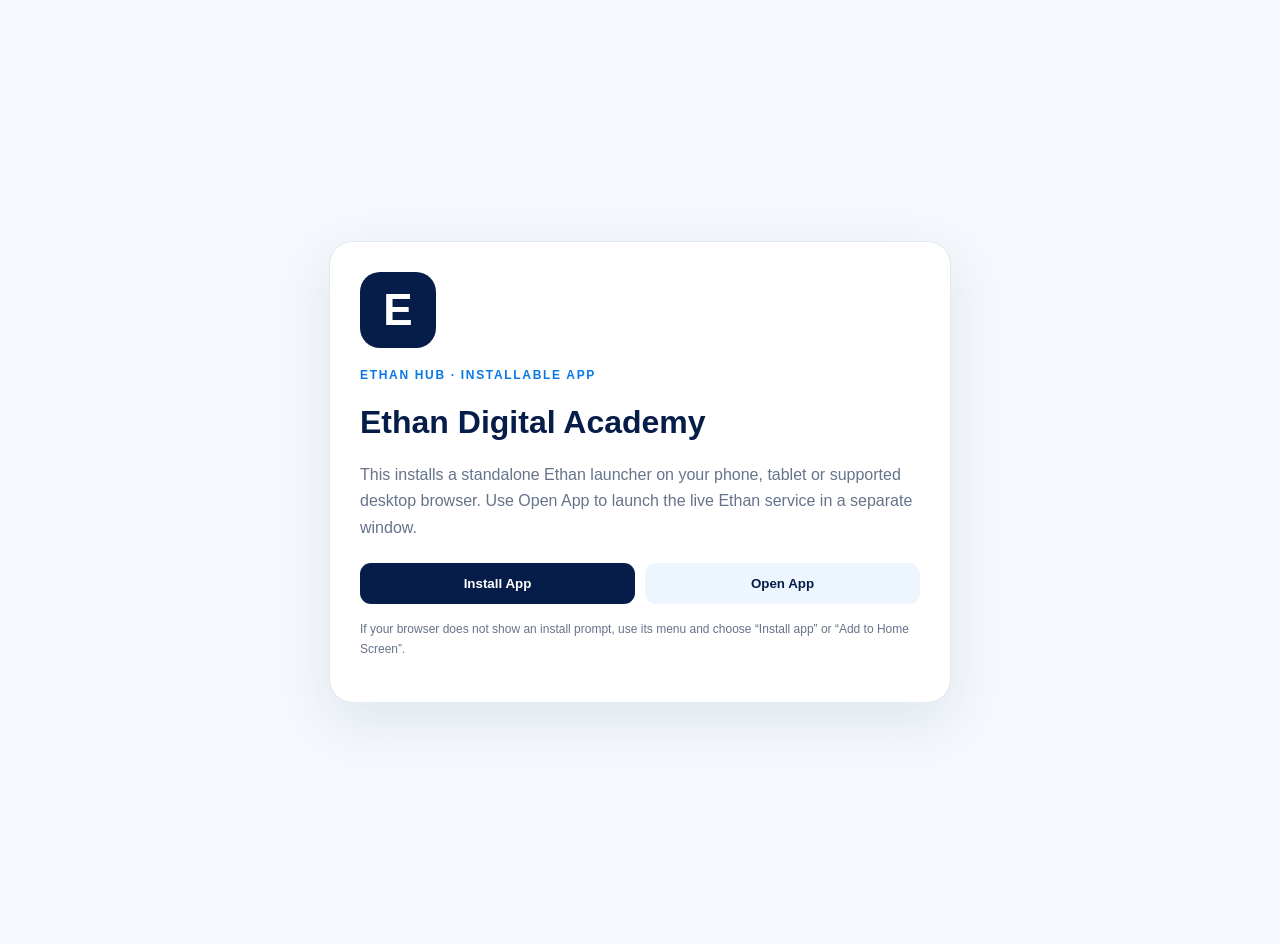
<file: pwa/index.html>
<!doctype html><html><head><meta charset="utf-8"><meta name="viewport" content="width=device-width,initial-scale=1"><meta name="theme-color" content="#071d49"><title>Ethan App Installer</title><link id="manifestLink" rel="manifest"><link rel="apple-touch-icon" href="/pwa/icon-192.png"><style>body{margin:0;font-family:Arial,sans-serif;background:#f5f8fc;color:#12213b;min-height:100vh;display:grid;place-items:center;padding:22px}.card{max-width:560px;width:100%;background:#fff;border:1px solid #e3e9f2;border-radius:24px;padding:30px;box-shadow:0 18px 55px #173b6818}.logo{width:76px;height:76px;border-radius:20px;background:#071d49;color:#fff;display:grid;place-items:center;font-size:44px;font-weight:900}.eyebrow{font-size:12px;font-weight:900;letter-spacing:.14em;color:#0878e8;margin-top:20px}h1{color:#071d49}p{line-height:1.65;color:#66738a}.actions{display:grid;grid-template-columns:1fr 1fr;gap:10px;margin-top:22px}button{border:0;border-radius:11px;padding:13px;font-weight:800;cursor:pointer}.install{background:#071d49;color:#fff}.open{background:#edf5ff;color:#071d49}.hint{font-size:12px;margin-top:16px}@media(max-width:520px){.actions{grid-template-columns:1fr}}</style></head><body><main class="card"><div class="logo">E</div><div class="eyebrow">ETHAN HUB · INSTALLABLE APP</div><h1 id="name">Ethan App</h1><p>This installs a standalone Ethan launcher on your phone, tablet or supported desktop browser. Use Open App to launch the live Ethan service in a separate window.</p><div class="actions"><button class="install" id="install">Install App</button><button class="open" id="open">Open App</button></div><p class="hint" id="hint">If your browser does not show an install prompt, use its menu and choose “Install app” or “Add to Home Screen”.</p></main><script src="/pwa/apps.js"></script><script>const q=new URLSearchParams(location.search),slug=q.get('app'),app=window.ETHAN_PWA_APPS[slug]||Object.values(window.ETHAN_PWA_APPS)[0];document.title=app.name+' | Install';document.getElementById('name').textContent=app.name;document.getElementById('manifestLink').href='/pwa/manifests/'+slug+'.webmanifest';let deferred=null;window.addEventListener('beforeinstallprompt',e=>{e.preventDefault();deferred=e;document.getElementById('hint').textContent='This app is ready to install.'});document.getElementById('install').onclick=async()=>{if(deferred){deferred.prompt();await deferred.userChoice;deferred=null}else{document.getElementById('hint').textContent='Open your browser menu and choose “Install app” or “Add to Home Screen”.'}};document.getElementById('open').onclick=()=>{const u=app.url.startsWith('/')?new URL(app.url,location.origin).href:app.url;window.open(u,'_blank','noopener,noreferrer')};if('serviceWorker'in navigator)navigator.serviceWorker.register('/pwa/sw.js').catch(console.error);</script></body></html>
</file>
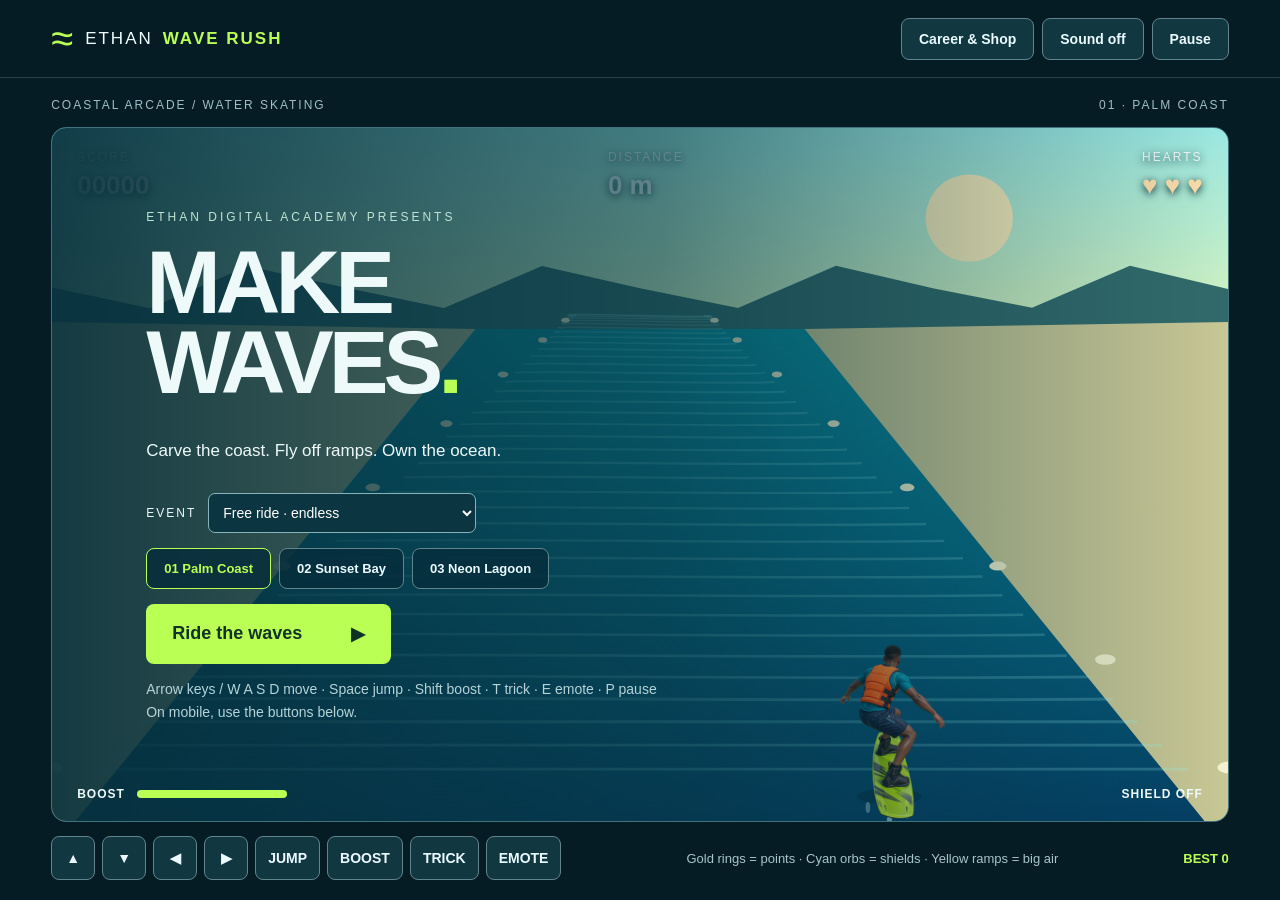
<file: wave-rush/index.html>
<!doctype html><html lang="en"><head><meta charset="utf-8"><meta name="viewport" content="width=device-width,initial-scale=1,maximum-scale=1"><title>Ethan Wave Rush</title><meta name="description" content="Ride the water, launch ramp tricks, dodge boats and chase a new record in Ethan Wave Rush."><link rel="icon" href="favicon.svg"><link rel="stylesheet" href="style.css"></head><body><header><a class="brand" href="./"><span class="mark">≈</span> ETHAN <b>WAVE RUSH</b></a><div><button id="career">Career & Shop</button><button id="sound" aria-label="Toggle sound">Sound off</button><button id="pause">Pause</button></div></header><main><div class="topline"><span>COASTAL ARCADE / WATER SKATING</span><span id="routeLabel">01 · PALM COAST</span></div><section id="arena"><canvas id="game" aria-label="Water skating game"></canvas><div id="hud"><div><small>SCORE</small><strong id="score">00000</strong></div><div><small>DISTANCE</small><strong id="distance">0 m</strong></div><div><small>HEARTS</small><strong id="hearts">♥ ♥ ♥</strong></div></div><div id="raceHud"></div><div id="emoteBubble"></div><div id="toast" aria-live="polite"></div><div id="overlay"><div class="eyebrow">ETHAN DIGITAL ACADEMY PRESENTS</div><h1>MAKE<br>WAVES<span>.</span></h1><p id="message">Carve the coast. Fly off ramps. Own the ocean.</p><div class="modes"><label for="event">EVENT</label><select id="event"><option value="free">Free ride · endless</option><option value="race">Coastal Cup · 1,800 m race</option><option value="tricks">Trick Showdown · 90 seconds</option><option value="sprint">Time Attack · 1,200 m in 22 seconds</option></select></div><div class="routes"><button data-route="0" class="chosen">01 Palm Coast</button><button data-route="1">02 Sunset Bay</button><button data-route="2">03 Neon Lagoon</button></div><button id="start" class="primary">Ride the waves <span>▶</span></button><p class="instructions">Arrow keys / W A S D move · Space jump · Shift boost · T trick · E emote · P pause<br>On mobile, use the buttons below.</p></div><div class="meters"><span>BOOST</span><div><i id="boostBar"></i></div><span id="shieldLabel">SHIELD OFF</span></div></section><div class="bottom"><div class="touch"><button data-key="up" aria-label="Move forward">▲</button><button data-key="down" aria-label="Move backward">▼</button><button data-key="left" aria-label="Steer left">◀</button><button data-key="right" aria-label="Steer right">▶</button><button data-key="jump">JUMP</button><button data-key="boost">BOOST</button><button id="trick">TRICK</button><button id="emote">EMOTE</button></div><span class="tip">Gold rings = points · Cyan orbs = shields · Yellow ramps = big air</span><span id="best">BEST 0</span></div></main><dialog id="careerDialog"><div class="dialogHead"><div><small>ETHAN WAVE RUSH</small><h2>Rider headquarters</h2></div><button id="closeCareer" aria-label="Close career">Close</button></div><p id="wallet"></p><nav class="tabs"><button data-tab="missions">Missions & Quests</button><button data-tab="shop">Shop & Upgrades</button><button data-tab="records">Competition Records</button></nav><div id="careerContent"></div><p class="saveNote">Progress saves on this browser. Competitors are AI skaters. Coins are earned in the game.</p></dialog><script src="game.js"></script><script src="career.js"></script></body></html>
</file>
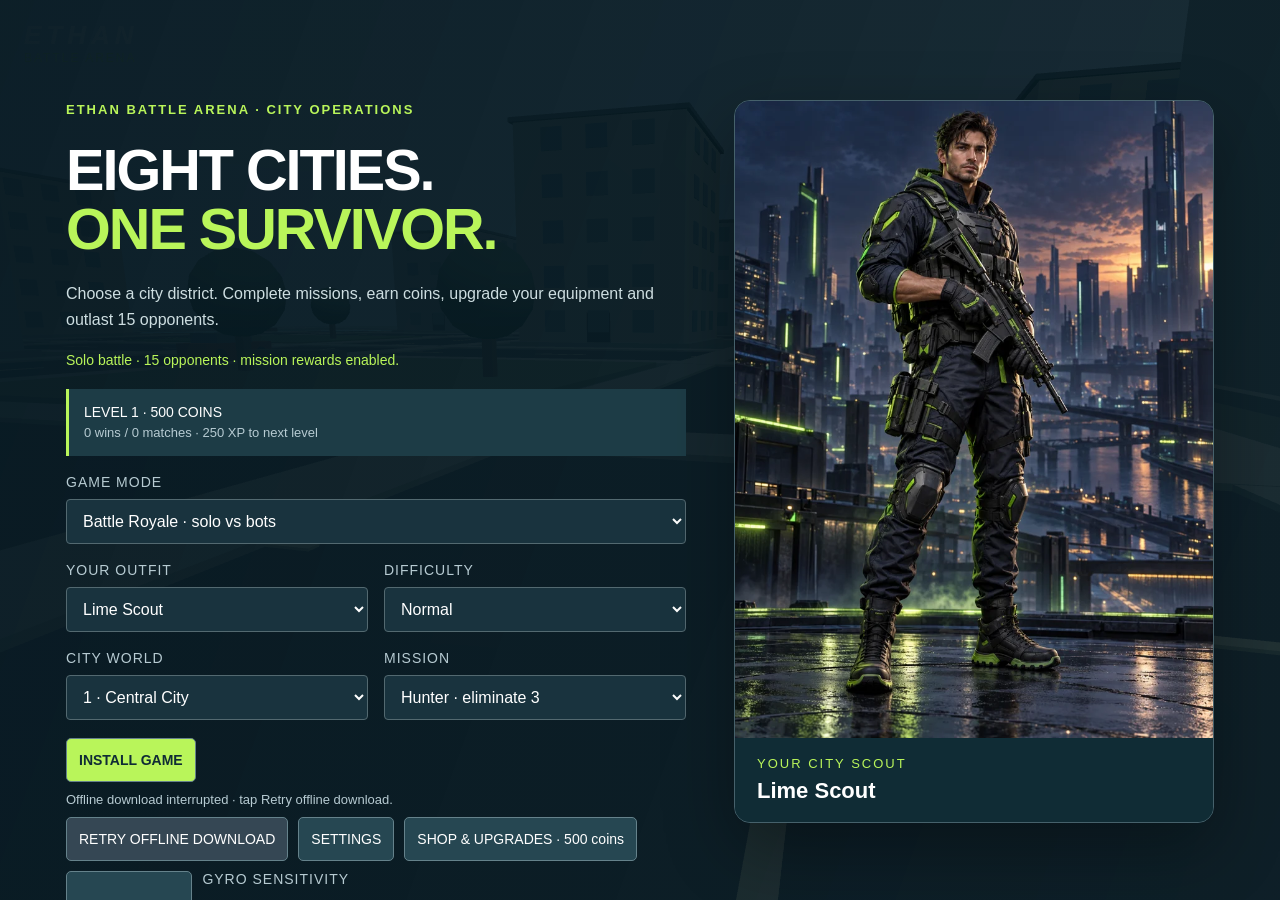
<file: games/battle-arena/index.html>
<!doctype html><html lang="en"><head><meta charset="utf-8"><meta name="viewport" content="width=device-width,initial-scale=1,viewport-fit=cover"><meta name="theme-color" content="#102c35"><title>ETHAN BATTLE ARENA | 3D City Survival Game</title><meta name="description" content="A 3D city survival game with eight worlds, missions, gyro aiming, a shop and upgrades."><link rel="icon" href="data:image/svg+xml,%3Csvg xmlns='http://www.w3.org/2000/svg' viewBox='0 0 32 32'%3E%3Crect width='32' height='32' rx='8' fill='%23102c35'/%3E%3Cpath d='M8 7h17v5H13v3h9v4h-9v3h12v5H8z' fill='%23b9f55a'/%3E%3C/svg%3E"><link rel="stylesheet" href="style.css"><link rel="manifest" href="./manifest.webmanifest"><link rel="apple-touch-icon" href="./apple-touch-icon.png"><meta name="apple-mobile-web-app-capable" content="yes"><meta name="apple-mobile-web-app-status-bar-style" content="black-translucent"><meta name="apple-mobile-web-app-title" content="Ethan Arena"><meta name="application-name" content="ETHAN BATTLE ARENA"><meta name="robots" content="index,follow"><link rel="canonical" href="https://hub.ethandigitalacademy.org/games/battle-arena/"><meta property="og:type" content="website"><meta property="og:title" content="ETHAN BATTLE ARENA"><meta property="og:description" content="Play a 3D city survival game with eight worlds, missions, a shop and upgrades."><meta property="og:url" content="https://hub.ethandigitalacademy.org/games/battle-arena/"><meta property="og:site_name" content="Ethan Digital Academy"><meta name="twitter:card" content="summary"><meta name="twitter:title" content="ETHAN BATTLE ARENA"><meta name="twitter:description" content="3D city survival with mobile controls, missions and upgrades."><script type="application/ld+json">{"@context": "https://schema.org", "@type": "VideoGame", "name": "ETHAN BATTLE ARENA", "url": "https://hub.ethandigitalacademy.org/games/battle-arena/", "description": "A browser-based 3D city survival game featuring eight city worlds, missions, equipment upgrades and solo play against bots.", "genre": ["Action", "Survival"], "gamePlatform": "Web browser", "operatingSystem": "Any operating system with a compatible WebGL browser", "playMode": "SinglePlayer", "inLanguage": "en", "publisher": {"@type": "Organization", "name": "Ethan Digital Academy"}}</script></head><body>
<main id="game"><canvas id="world" aria-label="3D city battle arena"></canvas><div class="brand"><b>ETHAN</b><span>BATTLE ARENA</span></div><div id="hud" hidden><div class="top"><div><small>SURVIVORS</small><strong id="alive">16</strong></div><div><small>ELIMINATIONS</small><strong id="kills">0</strong></div><div><small>SAFE ZONE</small><strong id="zoneTime">0:45</strong></div></div><canvas id="map" width="160" height="160" aria-label="Minimap showing player and safe zone"></canvas><div id="enemyBars"></div><div id="missionHud"></div><div id="matchDetails"></div><div id="targetHud"></div><div id="damageFeedback" role="status"></div><div id="crosshair">+</div><div id="notice" role="status"></div><div class="bottom"><div class="health"><span>HEALTH <b id="hpText">100</b></span><div><i id="hpBar"></i></div><span id="staminaText">SPRINT 100%</span><span id="armourText">ARMOUR 50</span></div><div class="weapon"><small id="gunName">RANGER · RIFLE</small><strong><span id="ammo">30</span><em id="reserve"> / 150</em></strong><span id="reloadState">R to reload · 1 / 2 / 3 to switch</span></div></div><button id="cameraMode" class="smallbtn">V · Camera</button><button id="gyroHud" class="smallbtn">Gyro off</button><button id="pause" class="smallbtn" aria-label="Pause game">Ⅱ</button><button id="sound" class="smallbtn" aria-label="Toggle sound">Sound on</button><div id="touch"><div id="stick"><i></i></div><div class="touchActions"><button id="fire">FIRE</button><button id="jump">JUMP</button><button id="reload">RELOAD</button><button id="swap">WEAPON</button><button id="heal">HEAL · E</button><button id="sprint">SPRINT</button><button id="aim">AIM</button><button id="grenade">GRENADE · Z</button><button id="crouch">CROUCH · C</button></div></div><div id="desktopHelp">WASD move · Mouse look · Click fire · Space jump · Shift sprint · G/F/H/J fire · E heal · Z grenade · C crouch · V camera · Esc pause</div></div>
<section id="menu" class="overlay"><div class="lobbyLayout"><div class="menuContent"><span class="eyebrow">ETHAN BATTLE ARENA · CITY OPERATIONS</span><h1><span class="sr-only">ETHAN BATTLE ARENA: </span>EIGHT CITIES.<br><span>ONE SURVIVOR.</span></h1><p>Choose a city district. Complete missions, earn coins, upgrade your equipment and outlast 15 opponents.</p><p id="modeSummary" class="modeSummary">Solo battle · 15 opponents · mission rewards enabled.</p><div id="career" class="career"></div><div class="choices"><label>GAME MODE<select id="modeSelect"><option value="battle">Battle Royale · solo vs bots</option><option value="training">Training · stationary targets</option></select></label></div><div class="choices"><label>YOUR OUTFIT<select id="outfit"><option value="lime">Lime Scout</option><option value="blue">Ocean Ranger</option><option value="orange">Sunset Runner</option></select></label><label>DIFFICULTY<select id="difficulty"><option value="normal">Normal</option><option value="easy">Easy</option><option value="hard">Hard</option></select></label></div><div class="choices"><label>CITY WORLD<select id="worldSelect"><option value="0">1 · Central City</option><option value="1">2 · Old Town</option><option value="2">3 · Industrial District</option><option value="3">4 · Night City</option><option value="4">5 · Riverside District</option><option value="5">6 · Garden Quarter</option><option value="6">7 · Winter City</option><option value="7">8 · Sunset Skyline</option></select></label><label>MISSION<select id="missionSelect"><option value="hunter">Hunter · eliminate 3</option><option value="supply">Scavenger · collect 5 supplies</option><option value="survive">Survivor · stay alive 90 seconds</option><option value="champion">Champion · win the match</option><option value="veteran">Veteran · eliminate 6</option><option value="collector">Collector · find 10 supplies</option><option value="endurance">Endurance · survive 180 seconds</option><option value="accuracy">Sharpshooter · land 12 hits</option></select></label></div><div class="lobbyTools"><button id="installApp">INSTALL GAME</button><button id="updateApp" hidden>UPDATE READY</button><span id="pwaStatus" role="status">Preparing offline game…</span><button id="retryOffline" hidden>RETRY OFFLINE DOWNLOAD</button><button id="openSettings">SETTINGS</button><button id="openShop">SHOP & UPGRADES · <span id="wallet">500</span> coins</button><button id="gyroLobby">ENABLE GYRO</button><label>GYRO SENSITIVITY<input id="gyroSensitivity" type="range" min="0.2" max="2" step="0.1" value="0.7"></label><span id="gyroStatus" role="status">Optional phone tilt aiming</span></div><button id="start" class="primary">ENTER THE ARENA <span>▶</span></button><div class="tips"><b>HOW TO PLAY</b><p>WASD to move · mouse to aim · click or G/F/H/J to fire.<br>Space to jump · Shift to sprint · R to reload.<br>Right mouse / AIM zoom · 1–4 weapons · E health kit · V camera.</p><p class="mobiletip">On mobile: left thumb moves, swipe the right side to aim. Use the action buttons to fight.</p></div><footer>ETHAN DIGITAL ACADEMY <span>Original 3D browser game</span></footer></div><figure class="characterCard"><img src="character-scout.webp" width="768" height="1024" alt="Forward-facing Ethan city scout wearing tactical equipment and carrying a rifle"><figcaption><span>YOUR CITY SCOUT</span><b id="outfitName">Lime Scout</b></figcaption></figure></div></section>
<section id="pauseMenu" class="overlay centered" hidden><div class="panel"><span class="eyebrow">TAKE A BREATHER</span><h2>ARENA PAUSED</h2><p>Click Resume to return to the match.</p><button id="resume" class="primary">RESUME</button><button id="pauseSettings" class="secondary">SETTINGS</button><button id="pauseShop" class="secondary">SHOP & UPGRADES</button><button id="quit" class="secondary">RETURN TO LOBBY</button></div></section>
<section id="result" class="overlay centered" hidden><div class="panel"><span id="resultTag" class="eyebrow">MATCH COMPLETE</span><h2 id="resultTitle">VICTORY</h2><p id="resultInfo"></p><button id="again" class="primary">PLAY AGAIN</button><button id="lobby" class="secondary">RETURN TO LOBBY</button></div></section><section id="settings" class="overlay centered" hidden><div class="panel"><span class="eyebrow">TUNE YOUR GAME</span><h2>SETTINGS</h2><label class="setting">GRAPHICS<select id="quality"><option value="low">Low · best performance</option><option value="balanced">Balanced</option><option value="high">High · shadows</option></select></label><label class="setting">MOUSE AIM SPEED<input id="mouseSensitivity" type="range" min="0.4" max="2" step="0.1" value="1"></label><label class="setting">TOUCH AIM SPEED<input id="touchSensitivity" type="range" min="0.4" max="2" step="0.1" value="1"></label><label class="setting checkbox"><input id="aimAssist" type="checkbox" checked> Gentle aim assist</label><label class="setting checkbox"><input id="soundEnabled" type="checkbox" checked> Sound effects</label><p id="settingsMessage" role="status">Settings save on this device.</p><button id="closeSettings" class="primary">SAVE & BACK</button></div></section><section id="shop" class="overlay centered" hidden><div class="panel shopPanel"><span class="eyebrow">CITY OPERATIONS ARMOURY</span><h2>SHOP & UPGRADES</h2><p><b id="shopCoins">500</b> earned coins · saved on this device</p><div id="shopItems"></div><p id="shopMessage" role="status"></p><button id="closeShop" class="primary">BACK</button></div></section><section id="installHelp" class="overlay centered" hidden aria-labelledby="installTitle"><div class="panel"><h2 id="installTitle">INSTALL THE GAME</h2><p id="installInstructions">Use your browser menu and choose Install app or Add to Home Screen.</p><p id="offlineNote">Load the game online once and wait for Offline ready before playing without a connection.</p><button id="closeInstall" class="primary">BACK TO GAME</button></div></section><noscript><div class="overlay centered"><div class="panel"><h2>ETHAN BATTLE ARENA</h2><p>A 3D city survival game with eight city worlds, missions and equipment upgrades. Enable JavaScript to play.</p></div></div></noscript><div id="error" hidden class="overlay centered"><div class="panel"><h2>3D graphics unavailable</h2><p id="errorMessage">This game needs WebGL. Try a browser with hardware acceleration enabled.</p><button class="primary" onclick="location.reload()">RETRY GAME</button></div></div></main><script type="module" src="game.js"></script><script src="pwa.js" defer></script></body></html>
</file>
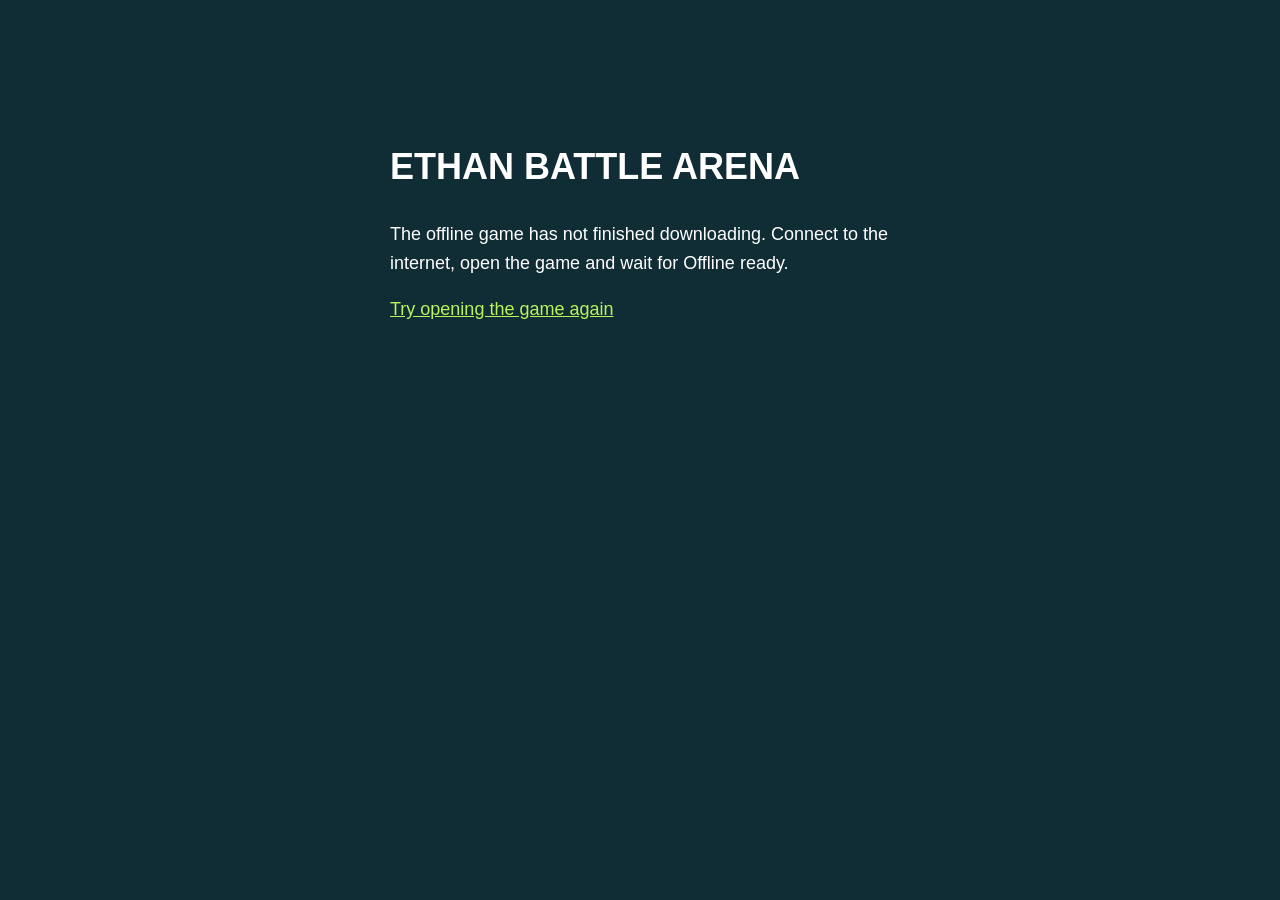
<file: games/battle-arena/offline.html>
<!doctype html><html lang="en"><head><meta charset="utf-8"><meta name="viewport" content="width=device-width,initial-scale=1"><meta name="robots" content="noindex"><title>Offline | ETHAN BATTLE ARENA</title><style>body{font:18px Arial;background:#102c35;color:white;margin:10vh auto;padding:24px;max-width:500px;line-height:1.6}a{color:#b9f55a}</style></head><body><h1>ETHAN BATTLE ARENA</h1><p>The offline game has not finished downloading. Connect to the internet, open the game and wait for Offline ready.</p><a href="/">Try opening the game again</a></body></html>
</file>
<file: wave-rush/style.css>
*{box-sizing:border-box}body{margin:0;background:#061c24;color:#eefafa;font-family:Arial,Helvetica,sans-serif}header{height:78px;padding:0 4vw;display:flex;align-items:center;justify-content:space-between;border-bottom:1px solid #25414a}.brand{text-decoration:none;color:#efffff;letter-spacing:2px;font-size:17px;display:flex;gap:10px;align-items:center}.brand b{color:#baff54}.mark{font-size:40px;color:#baff54}button{font:700 14px Arial;cursor:pointer;border:1px solid #62858d;border-radius:8px;color:#eafaff;background:#113741;padding:12px 17px;touch-action:none}button:hover{background:#23505a}button:focus-visible{outline:3px solid #baff54;outline-offset:3px}header button{margin-left:8px}main{max-width:1500px;padding:20px 4vw;margin:auto}.topline{display:flex;justify-content:space-between;font-size:12px;letter-spacing:2px;margin-bottom:15px;color:#9ebfc7}#arena{height:calc(100svh - 205px);min-height:410px;max-height:850px;position:relative;overflow:hidden;border-radius:15px;background:#168c9e;border:1px solid #42737c}canvas{width:100%;height:100%;display:block}#hud{position:absolute;top:22px;left:25px;right:25px;display:flex;justify-content:space-between;pointer-events:none;text-shadow:0 2px 8px #05232d}small{display:block;font-size:12px;letter-spacing:2px;margin-bottom:6px}strong{font-size:26px}#hearts{color:#ffdeaa}#overlay{position:absolute;inset:0;display:flex;flex-direction:column;align-items:flex-start;justify-content:center;padding:8%;background:linear-gradient(90deg,#062f3bec, #06344198 52%,transparent)}.eyebrow{font-size:12px;letter-spacing:3px;color:#c0e4d5}h1{font-size:clamp(55px,7vw,100px);line-height:.9;letter-spacing:-5px;margin:18px 0;font-weight:900}h1 span{color:#baff54}#message{font-size:17px;max-width:430px;line-height:1.5}.routes{display:flex;gap:8px;margin:15px 0;flex-wrap:wrap}.routes button{font-size:13px;background:#052d3bd1}.routes .chosen{border-color:#baff54;color:#baff54}.primary{background:#baff54;color:#103329;border:0;padding:19px 26px;font-size:18px;min-width:245px;display:flex;justify-content:space-between}.primary:hover{background:#d3ff91}.instructions{font-size:14px;line-height:1.7;color:#b5d3d8}.meters{position:absolute;bottom:20px;left:25px;right:25px;display:flex;gap:12px;align-items:center;font-size:12px;font-weight:bold;letter-spacing:1px}.meters div{width:150px;height:8px;background:#042b3caa;border-radius:9px;overflow:hidden}.meters i{display:block;height:100%;width:100%;background:#baff54}#shieldLabel{margin-left:auto}#toast{position:absolute;top:95px;width:100%;text-align:center;font-size:25px;font-weight:bold;color:#fff7b0;text-shadow:0 2px 10px #173c49}.bottom{display:flex;justify-content:space-between;align-items:center;gap:15px;margin-top:14px;font-size:13px;color:#a8c5cc}.touch{display:flex;gap:7px}.touch button{padding:12px}#best{white-space:nowrap;color:#baff54;font-weight:bold}@media(max-width:650px){header{height:65px;padding:0 15px}.brand{font-size:12px;gap:6px;letter-spacing:1px}.mark{font-size:30px}header button{padding:9px;font-size:12px}main{padding:14px 10px}.topline{font-size:10px;letter-spacing:1px}#arena{height:calc(100svh - 185px);min-height:440px}#overlay{padding:7%;background:linear-gradient(90deg,#062f3be8,#06344180)}h1{font-size:64px}.eyebrow{font-size:10px;letter-spacing:1px}.routes button{padding:10px 8px;font-size:12px}.tip{display:none}#hud{left:15px;right:15px;top:15px}strong{font-size:21px}small{font-size:10px}.instructions{font-size:12px}.meters{left:15px;right:15px}.meters div{width:95px}.bottom{gap:8px}.touch button{font-size:12px;padding:12px 10px}}
.modes{display:flex;gap:12px;align-items:center;margin-top:12px}.modes label{font-size:12px;letter-spacing:2px}.modes select{font-size:14px;padding:10px;background:#0b3541;color:white;border:1px solid #88b3b8;border-radius:7px;max-width:100%}#raceHud{position:absolute;top:85px;left:25px;font-size:13px;background:#06313bcc;padding:9px 12px;border-radius:7px;color:#baff54}#raceHud:empty{display:none}#toast{top:125px}#emoteBubble{position:absolute;bottom:160px;left:calc(50% - 20px);font-size:36px;pointer-events:none}dialog{background:#082c37;color:#effcff;border:1px solid #577d88;border-radius:18px;width:min(960px,95vw);max-height:88svh;padding:28px}dialog::backdrop{background:#00131cbb;backdrop-filter:blur(5px)}.dialogHead{display:flex;justify-content:space-between;gap:15px}.dialogHead h2{font-size:30px;margin:8px 0}.tabs{display:flex;gap:10px;flex-wrap:wrap;margin:20px 0}.tabs .selected{color:#14362a;background:#baff54}.cards{display:grid;grid-template-columns:repeat(3,1fr);gap:14px}.cards article,.recordList article{padding:18px;background:#103e4a;border:1px solid #315b68;border-radius:12px}.cards h3{font-size:18px;margin:10px 0}.cards p,.recordList p{font-size:14px;line-height:1.6;color:#bfd8de}.cards button{width:100%}button:disabled{opacity:.45;cursor:default}progress{width:100%;height:10px;accent-color:#baff54}.saveNote{font-size:13px;color:#a6c6ce;margin-top:24px}.recordList{display:grid;gap:10px}#wallet{color:#baff54;letter-spacing:1px;font-weight:bold}@media(max-width:650px){header{height:auto;min-height:76px;flex-wrap:wrap;padding:10px 15px;gap:8px}header button{font-size:11px;padding:7px}header .brand{font-size:11px}.cards{grid-template-columns:1fr}dialog{padding:18px}.dialogHead h2{font-size:24px}.bottom{flex-wrap:wrap}.touch{gap:5px;flex-wrap:wrap}.touch button{padding:11px 8px}#overlay h1{font-size:50px}.instructions{line-height:1.4}.routes{margin:10px 0}#raceHud{left:12px;top:75px;font-size:11px}#arena{height:calc(100svh - 220px);min-height:480px}.modes select{max-width:240px;font-size:12px}}

.touch{flex-wrap:wrap}.touch button{min-width:44px;min-height:44px}@media(max-width:650px){.bottom{align-items:flex-start}.touch{max-width:100%;gap:4px}.touch button{padding:9px 7px}#arena{height:calc(100svh - 260px)}}
</file>
<file: games/battle-arena/style.css>
*{box-sizing:border-box}html,body{margin:0;width:100%;height:100%;overflow:hidden;background:#102c35;color:white;font-family:Arial,Helvetica,sans-serif}button,select{font:inherit}button{cursor:pointer}button:focus-visible,select:focus-visible{outline:3px solid #b9f55a;outline-offset:4px}[hidden]{display:none!important}#game,#world{width:100%;height:100%;display:block;touch-action:none}.brand{position:absolute;top:26px;left:30px;display:flex;flex-direction:column;pointer-events:none;z-index:4}.brand b{font-size:26px;letter-spacing:5px;font-style:italic}.brand span{font-size:12px;letter-spacing:2px;color:#b9f55a}.overlay{position:absolute;inset:0;z-index:5;background:linear-gradient(90deg,rgba(7,25,34,.96),rgba(7,25,34,.73) 43%,rgba(7,25,34,.06) 85%);overflow:auto}.menuContent{max-width:640px;padding:130px 55px 30px}.eyebrow{font-size:13px;letter-spacing:2px;font-weight:bold;color:#b9f55a}h1{font-size:clamp(38px,5vw,68px);line-height:1.02;letter-spacing:-2px;margin:23px 0}h1 span{color:#b9f55a}p{font-size:16px;line-height:1.6;color:#cedee1}.choices{display:flex;gap:16px;margin:25px 0}label{font-size:12px;color:#b7cbd2;letter-spacing:1px;flex:1}select{display:block;background:#19333e;border:1px solid #536970;border-radius:4px;color:white;font-size:15px;padding:12px;width:100%;margin-top:9px}.primary{background:#b9f55a;border:0;color:#142323;padding:19px 22px;font-weight:800;font-size:16px;letter-spacing:1px;width:100%;border-radius:4px;display:flex;justify-content:space-between;align-items:center}.primary:hover{background:#d3ff86}.tips{margin-top:28px}.tips b{font-size:12px;letter-spacing:2px;color:#a8bec6}.tips p{font-size:14px;line-height:1.8;margin:10px 0}.mobiletip{display:none}footer{border-top:1px solid #4a5e65;margin-top:30px;padding-top:19px;font-size:12px;letter-spacing:1px;color:#b7cbd2}footer span{display:block;margin-top:7px;font-size:12px;letter-spacing:0;color:#8da6b0}.centered{display:flex;align-items:center;justify-content:center;background:#071922bb;backdrop-filter:blur(8px)}.panel{width:min(440px,90%);background:#102c35;padding:36px;border:1px solid #496b77;border-radius:12px;text-align:center}.panel h2{font-size:38px;color:#b9f55a}.secondary{margin-top:12px;width:100%;padding:15px;background:transparent;border:1px solid #68828b;color:white;border-radius:4px}#hud{position:absolute;inset:0;pointer-events:none}.top{display:flex;gap:25px;position:absolute;top:25px;left:50%;transform:translateX(-50%);background:#102c35df;padding:12px 24px;border-radius:5px}.top div{display:flex;flex-direction:column;gap:5px}.top small{font-size:11px;letter-spacing:1px;color:#aec5ca}.top strong{font-size:24px}#map{position:absolute;right:24px;top:25px;width:150px;height:150px;border-radius:50%;border:3px solid #b9f55a;background:#102c35dd}#crosshair{position:absolute;left:50%;top:50%;transform:translate(-50%,-50%);font-size:34px;text-shadow:0 1px 4px #000;color:#fff8}#notice{position:absolute;top:23%;left:50%;transform:translateX(-50%);padding:10px 17px;background:#102c35cc;border-radius:4px;font-size:15px;text-align:center;opacity:0;transition:opacity .2s}.bottom{position:absolute;bottom:55px;left:30px;right:30px;display:flex;justify-content:space-between;align-items:end}.health{width:230px;background:#102c35dd;padding:14px;border-radius:5px}.health span{font-size:12px;display:block;letter-spacing:1px}.health b{float:right}.health>div{height:9px;background:#45606a;margin:8px 0}#hpBar{height:100%;width:100%;background:#b9f55a;display:block}.weapon{background:#102c35dd;padding:15px 22px;min-width:230px;display:flex;flex-direction:column;gap:6px;border-radius:5px}.weapon small{font-size:12px;letter-spacing:2px;color:#b9f55a}.weapon strong{font-size:34px}.weapon em{font-size:19px;font-style:normal;color:#99b1bb}.weapon>span{font-size:12px;color:#b7cbd2}.smallbtn{position:absolute;pointer-events:auto;border:1px solid #71929b;background:#102c35bb;color:white;padding:8px;border-radius:5px}#pause{right:25px;top:190px;width:40px;font-size:18px}#sound{right:75px;top:190px;font-size:12px}#desktopHelp{position:absolute;bottom:20px;width:100%;text-align:center;font-size:12px;color:white;text-shadow:0 1px 3px #000}#touch{display:none}#stick{position:absolute;left:35px;bottom:45px;width:120px;height:120px;border:2px solid #ffffff66;background:#102c3577;border-radius:50%;pointer-events:auto;touch-action:none}#stick i{display:block;position:absolute;left:35px;top:35px;width:46px;height:46px;background:#b9f55aaa;border-radius:50%}.touchActions{position:absolute;right:18px;bottom:25px;display:grid;grid-template-columns:repeat(2,65px);gap:8px;pointer-events:auto}.touchActions button{height:43px;background:#102c35bb;border:1px solid #bbd5dc;color:white;border-radius:6px;font-size:11px;font-weight:bold;touch-action:none}.touchActions #fire{grid-column:span 2;background:#b9f55a;color:#142323;height:60px;font-size:18px}@media(pointer:coarse){#touch{display:block}#desktopHelp{display:none}.mobiletip{display:block}.bottom{bottom:220px}.tips p:not(.mobiletip){display:none}}@media(max-width:700px){.brand{top:18px;left:20px}.brand b{font-size:20px}.menuContent{padding:110px 24px 25px;max-width:480px}.top{top:18px;left:16px;transform:none;padding:9px 12px;gap:15px}.top small{font-size:10px}.top strong{font-size:19px}#hud~.brand{display:none}#map{width:100px;height:100px;right:14px;top:18px}#pause{right:14px;top:130px}#sound{right:62px;top:130px}.bottom{left:16px;right:16px;gap:15px}.health{width:160px}.weapon{min-width:145px;padding:10px}.weapon strong{font-size:25px}.weapon>span{font-size:11px}.brand:has(+ #hud:not([hidden])){display:none}h1{font-size:43px}}@media(max-height:600px){.menuContent{padding-top:90px}.tips,footer{display:none}h1{font-size:39px;margin:15px 0}.choices{margin:16px 0}.bottom{bottom:190px}.health{padding:8px}.top{padding:6px 14px}#stick{bottom:20px;width:100px;height:100px}#stick i{left:25px;top:25px}.weapon>span{display:none}}

.lobbyTools{display:flex;gap:10px;flex-wrap:wrap;margin:14px 0}.lobbyTools button{padding:12px;background:#264752;color:white;border:1px solid #65828b;border-radius:5px;font-size:13px}.lobbyTools label{min-width:130px;flex:1;display:flex;flex-direction:column;gap:5px}.lobbyTools input{width:100%}.lobbyTools>span{font-size:12px;width:100%;color:#b7cbd2}.menuContent{padding-top:100px}.tips{margin-top:16px}.tips p{margin:6px 0}#missionHud{position:absolute;top:108px;left:30px;background:#102c35df;padding:12px 16px;max-width:320px;border-left:3px solid #b9f55a;font-size:14px}#targetHud{position:absolute;left:50%;top:56%;transform:translateX(-50%);font-size:13px;background:#102c35bb;padding:6px 12px;border-radius:4px;display:none}#enemyBars{position:absolute;inset:0}.enemyBar{position:absolute;width:65px;background:#102c35aa;border:1px solid #d7e4e8;border-radius:3px;padding:3px;text-align:center;font-size:11px;transform:translate(-50%,-100%)}.enemyBar i{display:block;background:#ef886f;height:4px;margin-top:3px}#cameraMode{top:235px;right:24px;font-size:12px}#gyroHud{top:276px;right:24px;font-size:12px}.shopPanel{width:min(560px,95%);max-height:92vh;overflow:auto}.shopPanel h2{font-size:27px}.shopItem{display:flex;justify-content:space-between;align-items:center;text-align:left;padding:15px 0;border-top:1px solid #3e5b66;gap:15px}.shopItem span{display:block;font-size:13px;color:#a9c1ca;margin-top:5px}.shopItem button{background:#b9f55a;color:#142323;border:0;padding:12px;border-radius:4px;font-size:13px;font-weight:bold;white-space:nowrap}.shopItem button:disabled{opacity:.45;cursor:default}.primary:disabled{opacity:.5}.viewFront #crosshair{opacity:.3}.health #staminaText{margin:8px 0;color:#f9d38c}@media(max-width:700px){#missionHud{left:16px;top:90px;max-width:210px;font-size:12px;padding:9px}#cameraMode{right:14px;top:174px}#gyroHud{right:14px;top:212px}.menuContent{padding-top:85px}.lobbyTools{gap:8px}#targetHud{top:58%}.touchActions{grid-template-columns:repeat(3,55px);gap:6px}.touchActions #fire{grid-column:span 3}.touchActions button{height:39px;font-size:10px}.bottom{bottom:255px}}@media(max-height:600px){.menuContent{max-width:620px}.choices{margin:10px 0}.menuContent h1{font-size:32px}.menuContent>p{margin:8px 0}.top{left:50%}#missionHud{top:78px}.bottom{bottom:210px}.health{width:170px}}

:root{--safe-top:env(safe-area-inset-top,0px);--safe-bottom:env(safe-area-inset-bottom,0px);--safe-left:env(safe-area-inset-left,0px);--safe-right:env(safe-area-inset-right,0px)}html,body,#game{height:100%;height:100dvh}button,select{min-height:44px}input[type=range]{min-height:44px}button{touch-action:manipulation}select{font-size:16px}.sr-only{position:absolute;width:1px;height:1px;padding:0;margin:-1px;overflow:hidden;clip:rect(0,0,0,0);white-space:nowrap;border:0}.overlay{overscroll-behavior:contain;-webkit-overflow-scrolling:touch;touch-action:pan-y}.menuContent{padding-left:max(24px,calc(var(--safe-left) + 24px));padding-bottom:calc(30px + var(--safe-bottom))}.brand{top:calc(20px + var(--safe-top));left:calc(24px + var(--safe-left))}.panel{max-height:calc(100dvh - 32px - var(--safe-top) - var(--safe-bottom));overflow:auto}#installApp,#updateApp{background:#b9f55a;color:#102c35;font-weight:bold}#pwaStatus{font-size:13px}.choices{flex-wrap:wrap}.choices label{min-width:140px}.lobbyTools button{min-height:44px}#sound{min-width:75px}
@media(pointer:coarse){.top{top:calc(14px + var(--safe-top))}.bottom{bottom:calc(235px + var(--safe-bottom))}#stick{left:calc(25px + var(--safe-left));bottom:calc(28px + var(--safe-bottom));width:112px;height:112px}#stick i{left:31px;top:31px}.touchActions{right:calc(14px + var(--safe-right));bottom:calc(20px + var(--safe-bottom));grid-template-columns:repeat(3,minmax(44px,58px));gap:8px}.touchActions button{min-height:44px}.touchActions #fire{height:58px}#missionHud{top:calc(92px + var(--safe-top))}#map{top:calc(16px + var(--safe-top));right:calc(14px + var(--safe-right))}#pause,#sound,#cameraMode,#gyroHud{right:calc(14px + var(--safe-right))}#sound{right:calc(67px + var(--safe-right))}.smallbtn{min-height:44px}#pause,#sound{top:calc(130px + var(--safe-top))}#cameraMode{top:calc(182px + var(--safe-top))}#gyroHud{top:calc(232px + var(--safe-top))}.health{max-width:180px}.weapon{min-width:140px}.top small{font-size:12px}}
@media(pointer:coarse) and (orientation:landscape){.top{left:50%;transform:translateX(-50%);padding:6px 15px}.top strong{font-size:18px}#map{width:84px;height:84px}.bottom{bottom:calc(18px + var(--safe-bottom));left:calc(155px + var(--safe-left));right:calc(210px + var(--safe-right));gap:10px}.health{width:155px}.health span{font-size:12px}.weapon{min-width:125px}.weapon small{font-size:11px;letter-spacing:1px}.weapon strong{font-size:22px}.weapon>span{display:none}#missionHud{top:calc(78px + var(--safe-top));max-width:220px}#pause,#sound{top:calc(112px + var(--safe-top))}#cameraMode{right:calc(160px + var(--safe-right));top:calc(112px + var(--safe-top))}#gyroHud{right:calc(160px + var(--safe-right));top:calc(164px + var(--safe-top))}.touchActions{grid-template-columns:repeat(3,52px)}.menuContent{padding-top:85px}.menuContent h1{font-size:36px}.menuContent>p{font-size:15px}.enemyBar{font-size:12px}}
@media(max-width:380px) and (orientation:portrait){.top{gap:10px;padding:8px}.top small{font-size:10px}.top strong{font-size:18px}#map{width:82px;height:82px}.bottom{left:12px;right:12px}.health{width:145px;padding:10px}.weapon{min-width:120px;padding:10px}.weapon small{letter-spacing:1px;font-size:11px}#missionHud{max-width:200px;font-size:12px}#stick{width:96px;height:96px;left:16px}#stick i{left:23px;top:23px}.touchActions{grid-template-columns:repeat(3,48px);gap:6px}.menuContent h1{font-size:36px}}
@media(prefers-reduced-motion:reduce){*{scroll-behavior:auto!important;transition:none!important}}

#damageFeedback{position:absolute;top:61%;left:50%;transform:translateX(-50%);font-size:16px;font-weight:bold;color:#ffdc70;text-shadow:0 2px 3px #000;opacity:0}#crosshair{font-size:27px;color:#ffffffdd}body:has(#hud:not([hidden])) #damageFeedback{pointer-events:none}

.career{border-left:3px solid #b9f55a;background:#1d3c46;padding:12px 15px;margin:18px 0;font-size:14px;line-height:1.6}.career span{display:block;color:#b7cbd2;font-size:13px}#matchDetails{position:absolute;left:30px;top:165px;font-size:13px;padding:8px 12px;background:#102c35cc;max-width:320px}.setting{display:flex;flex-direction:column;gap:10px;text-align:left;margin:22px 0;color:#d4e6e9;font-size:14px}.setting input[type=range]{width:100%}.setting.checkbox{flex-direction:row;align-items:center;gap:14px}.setting input[type=checkbox]{width:22px;height:22px}.touchActions #grenade{font-size:10px}.touchActions #crouch{font-size:10px}@media(pointer:coarse){.bottom{bottom:calc(284px + var(--safe-bottom))}#matchDetails{left:16px;top:calc(150px + var(--safe-top));max-width:208px;font-size:12px}.touchActions #fire{height:54px}}@media(pointer:coarse) and (orientation:landscape){.bottom{bottom:calc(16px + var(--safe-bottom));left:calc(145px + var(--safe-left));right:calc(210px + var(--safe-right))}#matchDetails{top:calc(138px + var(--safe-top));font-size:12px}.touchActions{grid-template-columns:repeat(3,50px);gap:5px}.touchActions button{height:44px}.touchActions #fire{height:44px}}

/* Character-led lobby: setup and the scout stay together at every screen size. */
#menu{background:linear-gradient(110deg,rgba(7,25,34,.97),rgba(7,25,34,.88));}
.lobbyLayout{display:grid;grid-template-columns:minmax(0,620px) minmax(280px,480px);gap:48px;max-width:1220px;margin:auto;align-items:start;padding:100px 36px 36px;}
.lobbyLayout .menuContent{padding:0;max-width:none;min-width:0;}
.characterCard{margin:0;position:sticky;top:30px;border:1px solid #46616b;border-radius:16px;overflow:hidden;background:#112d38;box-shadow:0 25px 70px #0005;}
.characterCard img{display:block;width:100%;height:auto;max-height:680px;object-fit:cover;}
.characterCard figcaption{padding:18px 22px;background:#102c35;display:flex;flex-direction:column;gap:7px;}
.characterCard figcaption span{font-size:13px;letter-spacing:2px;color:#b9f55a;}
.characterCard figcaption b{font-size:22px;}
.modeSummary{font-size:14px;margin:0;color:#b9f55a;}
.lobbyLayout h1{font-size:clamp(34px,4.5vw,60px);}
.lobbyLayout label,.lobbyTools button,.lobbyTools>span{font-size:14px;}
.lobbyLayout .choices{margin:18px 0;}
.lobbyLayout select:disabled{opacity:.55;}
#retryOffline{background:#354754;color:#fff;}
.centered .panel{margin:16px;}
@media(max-width:900px){.lobbyLayout{gap:24px;padding:100px 24px 28px;grid-template-columns:minmax(0,1fr) minmax(220px,.7fr);}.characterCard img{min-height:380px;object-fit:cover;}.lobbyLayout .choices{gap:10px;}}
@media(max-width:650px){.lobbyLayout{display:flex;flex-direction:column;padding:90px max(20px,var(--safe-left)) calc(28px + var(--safe-bottom));gap:24px;}.characterCard{order:-1;position:relative;top:auto;width:100%;}.characterCard img{height:250px;min-height:0;object-position:center 25%;}.characterCard figcaption{position:absolute;bottom:0;left:0;right:0;background:linear-gradient(transparent,#071922);padding:32px 18px 16px;}.characterCard figcaption b{font-size:20px;}.lobbyLayout h1{font-size:clamp(32px,9vw,46px);}.lobbyLayout .menuContent{width:100%;}.lobbyLayout .choices label{min-width:125px;}}
@media(max-height:600px) and (min-width:651px){.lobbyLayout{padding-top:90px;}.characterCard{top:15px;}.characterCard img{max-height:380px;min-height:0;}}

/* Preserve the complete portrait: face, hair and boots stay inside the frame. */
.lobbyLayout .characterCard img{width:100%;height:auto;min-height:0;max-height:none;object-fit:contain;object-position:center;aspect-ratio:3 / 4;}
.lobbyLayout .characterCard figcaption{position:static;background:#102c35;padding:18px 22px;}
@media(max-width:650px){.lobbyLayout .characterCard{max-width:420px;align-self:center;}.lobbyLayout .characterCard img{height:auto;min-height:0;max-height:none;}.lobbyLayout .characterCard figcaption{padding:16px 18px;}}
</file>
